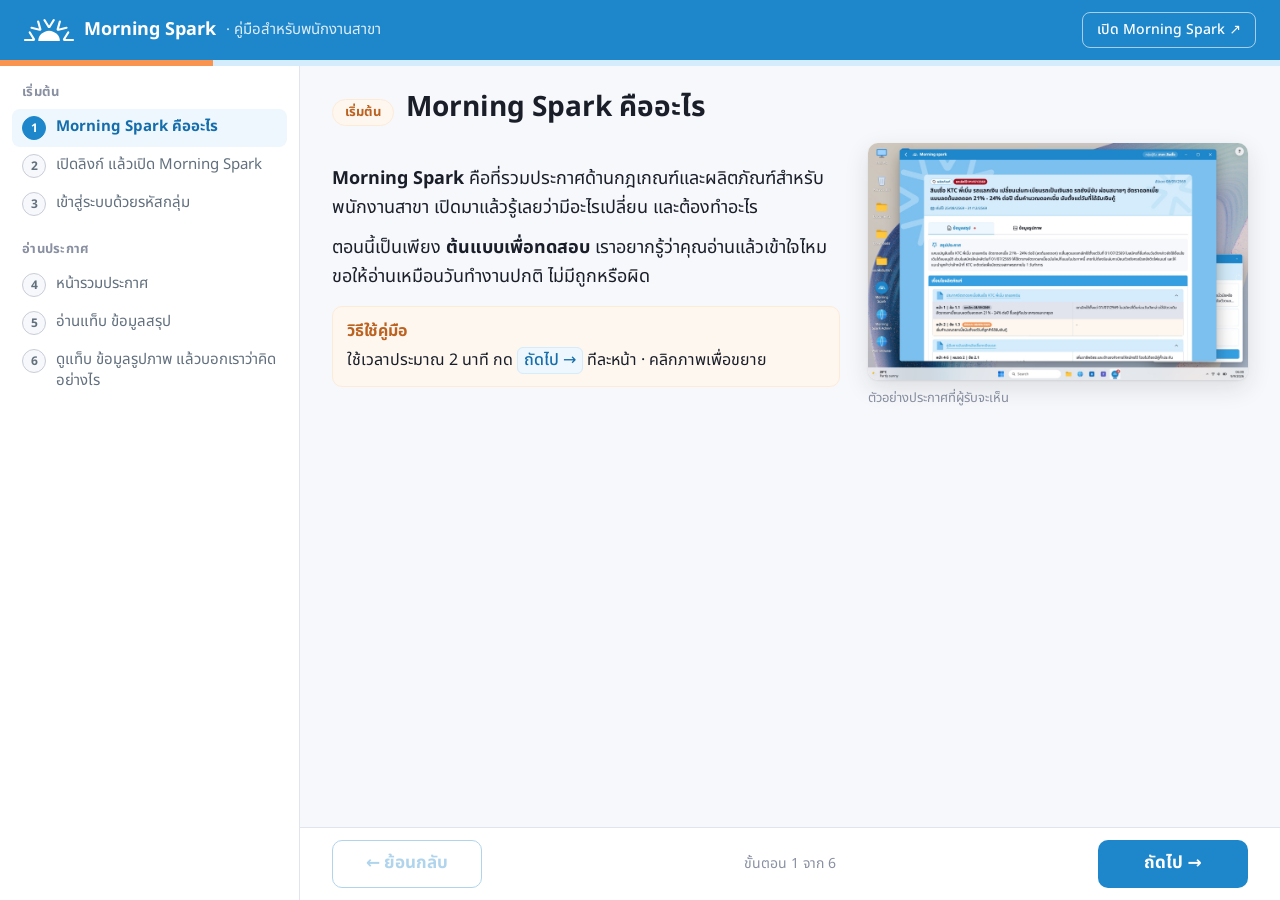
<file: guide-branch.html>
<!doctype html>
<html lang="th">
<head>
<meta charset="utf-8">
<meta name="viewport" content="width=device-width, initial-scale=1">
<title>คู่มือผู้อ่านประกาศ · Morning Spark</title>
<link rel="preconnect" href="https://fonts.googleapis.com">
<link href="https://fonts.googleapis.com/css2?family=Noto+Sans+Thai:wght@400;500;700&display=swap" rel="stylesheet">
<style>
/* Tokens from the Morning Spark Figma file (same as index.html) */
:root{
  --primary-bg-high:#1e87cb; --primary-bg-mid:#359fe1; --primary-bg-low:#d4ecfb; --primary-bg-lowest:#eef7fd;
  --primary-fg-highest:#156dab; --primary-fg-high:#1e87cb;
  --secondary-bg-mid:#f89350; --secondary-bg-lowest:#fef7f0; --secondary-border-low:#fdebd8; --secondary-fg-highest:#bc6220;
  --error-fg-high:#c84341; --error-bg-lowest:#fdf1f1; --ok:#1f9d55;
  --gray-fg-high:#1a1e28; --gray-fg-mid:#62707e; --gray-fg-low:#8990a2;
  --gray-border-light:#c9cdd8; --gray-border-divider:#e1e4ec; --gray-bg-light:#f7f8fb;
  --shadow-4:0 1px 2px rgba(27,29,31,.08),0 8px 24px rgba(27,29,31,.12);
  --font:"Krungthai Fast","Noto Sans Thai",system-ui,sans-serif;
}
*{box-sizing:border-box;margin:0;padding:0}
html,body{height:100%}
body{font-family:var(--font);color:var(--gray-fg-high);background:var(--gray-bg-light);font-size:16px;line-height:1.6;display:flex;flex-direction:column}
button{font:inherit;color:inherit;background:none;border:0;cursor:pointer}
a{color:var(--primary-fg-high)}
b{font-weight:700}

/* Top bar */
.top{background:var(--primary-bg-high);color:#fff;display:flex;align-items:center;gap:16px;padding:12px 24px;flex-shrink:0}
.brand{display:flex;align-items:center;gap:10px;font-weight:700;font-size:18px}
.brand img{height:22px}
.brand small{font-weight:400;opacity:.85;font-size:15px}
.top .grow{flex:1}
.top a.open{color:#fff;text-decoration:none;border:1px solid rgba(255,255,255,.6);border-radius:8px;padding:6px 14px;font-size:14px;font-weight:500}
.top a.open:hover{background:rgba(255,255,255,.14)}
.menu-btn{display:none;color:#fff;font-size:22px;line-height:1}
.prog{height:6px;background:var(--primary-bg-low);flex-shrink:0}
.prog i{display:block;height:100%;background:var(--secondary-bg-mid);transition:width .25s}

.layout{flex:1;display:flex;min-height:0}
/* Step list */
.side{width:300px;flex-shrink:0;background:#fff;border-right:1px solid var(--gray-border-divider);overflow:auto;padding:16px 12px 24px}
.side h4{font-size:13px;color:var(--gray-fg-low);font-weight:700;letter-spacing:.02em;margin:16px 10px 6px}
.side h4:first-child{margin-top:0}
.side button{display:flex;gap:10px;width:100%;text-align:left;padding:7px 10px;border-radius:8px;font-size:15px;line-height:1.4;color:var(--gray-fg-mid)}
.side button:hover{background:var(--primary-bg-lowest)}
.side button .n{flex-shrink:0;width:24px;height:24px;border-radius:50%;display:grid;place-items:center;font-size:12px;font-weight:700;background:var(--gray-bg-light);border:1px solid var(--gray-border-light)}
.side button.done .n{background:var(--primary-bg-low);border-color:var(--primary-bg-low);color:var(--primary-fg-highest)}
.side button.on{background:var(--primary-bg-lowest);color:var(--primary-fg-highest);font-weight:700}
.side button.on .n{background:var(--primary-bg-high);border-color:var(--primary-bg-high);color:#fff}

/* Main */
main{flex:1;display:flex;flex-direction:column;min-width:0}
.stage{flex:1;overflow:auto;padding:24px 32px}
.head{display:flex;align-items:baseline;gap:12px;margin-bottom:16px;flex-wrap:wrap}
.chip{font-size:13px;font-weight:700;color:var(--secondary-fg-highest);background:var(--secondary-bg-lowest);border:1px solid var(--secondary-border-low);border-radius:99px;padding:2px 12px}
.head h1{font-size:28px;line-height:1.3}
.body{display:grid;grid-template-columns:minmax(0,1fr) 380px;gap:28px;align-items:start}
.body.text{grid-template-columns:minmax(0,860px)}

/* Screenshot with callouts */
.shot{position:relative;border-radius:10px;overflow:hidden;box-shadow:var(--shadow-4);background:#fff;cursor:zoom-in}
.shot img{display:block;width:100%;height:auto}
.mk{position:absolute;border:3px solid var(--secondary-bg-mid);border-radius:8px;box-shadow:0 0 0 4px rgba(248,147,80,.25);pointer-events:none;transition:box-shadow .2s,border-color .2s}
.mk span{position:absolute;left:-14px;top:-14px;width:28px;height:28px;border-radius:50%;background:var(--secondary-bg-mid);color:#fff;font-weight:700;font-size:15px;display:grid;place-items:center;box-shadow:0 2px 6px rgba(0,0,0,.25)}
.mk.hot{border-color:var(--primary-bg-high);box-shadow:0 0 0 6px rgba(30,135,203,.35)}
.mk.hot span{background:var(--primary-bg-high)}
.zoomhint{font-size:13px;color:var(--gray-fg-low);margin-top:8px}

/* Instructions */
ol.steps{list-style:none;display:flex;flex-direction:column;gap:10px}
ol.steps li{display:flex;gap:12px;background:#fff;border:1px solid var(--gray-border-divider);border-radius:10px;padding:12px 14px}
ol.steps li .b{flex-shrink:0;width:28px;height:28px;border-radius:50%;background:var(--secondary-bg-mid);color:#fff;font-weight:700;font-size:15px;display:grid;place-items:center}
ol.steps li .b.dot{background:var(--gray-border-light)}
ol.steps li[data-n]:hover{border-color:var(--primary-bg-high)}
.ui{display:inline-block;background:var(--primary-bg-lowest);color:var(--primary-fg-highest);border:1px solid var(--primary-bg-low);border-radius:6px;padding:0 6px;font-weight:500;white-space:nowrap}
.tip{margin-top:14px;background:var(--secondary-bg-lowest);border:1px solid var(--secondary-border-low);border-radius:10px;padding:12px 14px}
.tip b:first-child{color:var(--secondary-fg-highest);display:block;margin-bottom:2px}
.warn{margin-top:14px;background:var(--error-bg-lowest);border:1px solid #f5cfcf;border-radius:10px;padding:12px 14px}
.warn b:first-child{color:var(--error-fg-high);display:block;margin-bottom:2px}

/* Text-only steps */
.card{background:#fff;border:1px solid var(--gray-border-divider);border-radius:12px;padding:20px 24px;margin-bottom:16px}
.card h3{font-size:18px;margin-bottom:8px}
.card ul{padding-left:22px;display:flex;flex-direction:column;gap:6px}
.hero{display:grid;grid-template-columns:minmax(0,1fr) 380px;gap:28px;align-items:center}
.hero p{font-size:18px;margin-bottom:12px}

/* Bottom nav */
.nav{flex-shrink:0;background:#fff;border-top:1px solid var(--gray-border-divider);display:flex;align-items:center;gap:16px;padding:12px 32px}
.nav .grow{flex:1;text-align:center;color:var(--gray-fg-low);font-size:14px}
.btn{height:48px;min-width:150px;border-radius:10px;font-size:17px;font-weight:700;display:inline-flex;align-items:center;justify-content:center;gap:8px;padding:0 22px}
.btn.pri{background:var(--primary-bg-high);color:#fff}
.btn.pri:hover{background:var(--primary-fg-highest)}
.btn.out{border:1px solid var(--primary-bg-high);color:var(--primary-fg-high);background:#fff}
.btn.out:hover{background:var(--primary-bg-lowest)}
.btn:disabled{opacity:.35;cursor:default}
kbd{font:12px/1 var(--font);border:1px solid var(--gray-border-light);border-bottom-width:2px;border-radius:4px;padding:2px 5px;background:#fff}

/* Zoom */
.zoom{position:fixed;inset:0;background:rgba(10,20,40,.88);display:none;place-items:center;z-index:50;padding:24px;cursor:zoom-out}
.zoom.on{display:grid}
.zoom .shot{max-width:min(96vw,calc(92vh*1.6));width:100%;cursor:zoom-out;box-shadow:none}

@media (max-width:1100px){
  .body,.hero{grid-template-columns:1fr}
  .side{position:fixed;top:0;bottom:0;left:0;z-index:40;transform:translateX(-100%);transition:transform .2s;box-shadow:var(--shadow-4)}
  .side.open{transform:none}
  .menu-btn{display:block}
  .stage{padding:16px}
  .nav{padding:10px 16px}
  .btn{min-width:110px}
  .top a.open{display:none}
}
</style>
</head>
<body>
<header class="top">
  <button class="menu-btn" id="menu" aria-label="รายการขั้นตอน">☰</button>
  <div class="brand"><img src="assets/logo-sun-white.svg" alt="">Morning Spark <small>· คู่มือสำหรับพนักงานสาขา</small></div>
  <div class="grow"></div>
  <a class="open" href="index.html?for=branch" target="_blank" rel="noopener">เปิด Morning Spark ↗</a>
</header>
<div class="prog"><i id="prog"></i></div>
<div class="layout">
  <nav class="side" id="side" aria-label="ขั้นตอน"></nav>
  <main>
    <div class="stage" id="stage"></div>
    <div class="nav">
      <button class="btn out" id="prev">← ย้อนกลับ</button>
      <div class="grow" id="count"></div>
      <button class="btn pri" id="next">ถัดไป →</button>
    </div>
  </main>
</div>
<div class="zoom" id="zoom" aria-hidden="true"></div>

<script>
// Each step: chapter, title, screenshot + callouts ([n, x%, y%, w%, h%] of the screenshot), numbered instructions, tip.
// Feed and article screenshots use sample articles; the ?for=branch link shows real articles only.
const G = 'assets/guide/';
const ui = s => `<span class="ui">${s}</span>`;
const STEPS = [
  {ch:'เริ่มต้น', t:'Morning Spark คืออะไร', hero:true, img:'b4-article.jpg', html:`
    <p><b>Morning Spark</b> คือที่รวมประกาศด้านกฎเกณฑ์และผลิตภัณฑ์สำหรับพนักงานสาขา เปิดมาแล้วรู้เลยว่ามีอะไรเปลี่ยน และต้องทำอะไร</p>
    <p>ตอนนี้เป็นเพียง <b>ต้นแบบเพื่อทดสอบ</b> เราอยากรู้ว่าคุณอ่านแล้วเข้าใจไหม ขอให้อ่านเหมือนวันทำงานปกติ ไม่มีถูกหรือผิด</p>
    <div class="tip"><b>วิธีใช้คู่มือ</b>ใช้เวลาประมาณ 2 นาที กด ${ui('ถัดไป →')} ทีละหน้า · คลิกภาพเพื่อขยาย</div>`},
  {ch:'เริ่มต้น', t:'เปิดลิงก์ แล้วเปิด Morning Spark', img:'b1-desktop.jpg',
    marks:[[1,0.6,57.6,6.1,10.7],[2,75,64.9,23.6,27.6],[3,76,1.8,22.9,21.7]],
    items:[[0,`เปิดลิงก์ที่ได้รับ (หรือปุ่ม ${ui('เปิด Morning Spark ↗')} มุมขวาบนของคู่มือนี้) จะเห็นหน้าจอคล้ายคอมพิวเตอร์ ซึ่งเป็นหน้าจอจำลอง`],
           [1,`คลิกไอคอน ${ui('Morning Spark')} ครั้งเดียว`],
           [2,`หรือคลิกปุ่ม ${ui('อ่านประกาศทั้งหมด')} ที่ Widget มุมขวาล่าง`],
           [3,`การ์ด ${ui('เริ่มอ่านประกาศ Morning Spark')} มุมขวาบนสรุปขั้นตอนนี้ไว้ให้ ปิดได้ด้วย ✕`]],
    tip:`<b>ยังเห็น 0 ประกาศใช่ไหม</b>ก่อนเข้าสู่ระบบ Widget จะขึ้น ${ui('ยังไม่มีประกาศสำหรับกลุ่มของคุณ')} เป็นเรื่องปกติ เข้าสู่ระบบแล้วประกาศจะขึ้นมา`},
  {ch:'เริ่มต้น', t:'เข้าสู่ระบบด้วยรหัสกลุ่ม', img:'b2-login.jpg',
    marks:[[1,34.9,36.6,30.3,8.7],[2,34.9,47,30.3,8.7],[3,34.9,57.4,30.3,5.3]],
    items:[[1,`ช่อง <b>รหัสพนักงาน</b> ใส่ <b>รหัสกลุ่มที่ได้รับ</b> เช่น loan01`],
           [2,`ช่อง <b>รหัสผ่าน</b> ใส่รหัสผ่านที่ได้รับจากผู้ดูแลการทดสอบ`],
           [3,`กด ${ui('เข้าสู่ระบบ')}`]],
    warn:`<b>อย่าใช้รหัสจริงของคุณ</b>ไม่ต้องใส่รหัสพนักงานหรือรหัสผ่านจริงของธนาคาร ใช้เฉพาะรหัสทดสอบที่ได้รับเท่านั้น และถ้าเข้าไม่ได้ให้ถามผู้ดูแลการทดสอบ`},
  {ch:'อ่านประกาศ', t:'หน้ารวมประกาศ', img:'b3-feed.jpg',
    marks:[[1,20.7,14.2,58.6,22.9],[2,72,3.5,10,3],[3,20.7,46.4,58.6,22]],
    items:[[1,`ค้นหาจากชื่อหรือข้อมูลในประกาศ และกรองตามประเภท การอ่าน หรือสถานะได้`],
           [2,`มุมขวาบนบอก ${ui('กลุ่มผู้รับ')} ที่คุณใช้อยู่ คุณจะเห็นเฉพาะประกาศที่ส่งถึงกลุ่มนี้`],
           [3,`คลิกการ์ดเพื่อเปิดอ่าน เริ่มจาก ${ui('ประกาศสำคัญ')} ด้านบนได้เลย เลื่อนลงเพื่อดูประกาศอื่น`]],
    tip:`<b>ภาพเป็นข้อมูลตัวอย่าง</b>ของจริงจะเป็นประกาศที่ทีมผู้เขียนส่งถึงกลุ่มของคุณ ถ้ายังไม่มีการ์ด แปลว่ายังไม่มีประกาศสำหรับกลุ่มนี้`},
  {ch:'อ่านประกาศ', t:'อ่านแท็บ ข้อมูลสรุป', img:'b4-article.jpg',
    marks:[[1,15.8,33.3,68.3,5.3],[2,15.8,40.4,68.3,13.6]],
    items:[[1,`ประกาศมี 2 แท็บ คือ ${ui('ข้อมูลสรุป')} และ ${ui('ข้อมูลรูปภาพ')} จุดสีแดงบนแท็บแปลว่ามีการเปลี่ยนแปลงที่ยังไม่ได้ดู`],
           [2,`เริ่มจาก ${ui('สรุปประกาศ')} แล้วเลื่อนลงดูเอกสาร รายละเอียด และ ${ui('สอบถามข้อมูลเพิ่มเติม')} ด้านล่าง`],
           [0,`คลิกชื่อเอกสารเพื่อเปิดเอกสาร · ป้าย ${ui('อัปเดต')} และ ${ui('ยกเลิกใช้')} บอกว่าส่วนนั้นเปลี่ยนเมื่อไร`]]},
  {ch:'อ่านประกาศ', t:'ดูแท็บ ข้อมูลรูปภาพ แล้วบอกเราว่าคิดอย่างไร', img:'b5-images.jpg',
    marks:[[1,15.8,33.3,68.3,5.3]],
    items:[[1,`คลิก ${ui('ข้อมูลรูปภาพ')} เพื่อดู Infographic ของประกาศ บางประกาศอาจไม่มีรูป`],
           [0,`กดลูกศร ← มุมซ้ายบนเพื่อกลับไปหน้ารวมประกาศ แล้วลองอ่านเรื่องอื่นต่อ`],
           [0,`ปิดหน้าต่างด้วย ✕ แล้วเปิดใหม่ จะต้องเข้าสู่ระบบอีกครั้ง`]],
    // Win fills this in before sending the link to branch staff
    tip:`<b>บอกเราว่าคิดอย่างไร</b>[วินเติมวิธีส่งความคิดเห็นตรงนี้]`},
];

const $ = s => document.querySelector(s);
let cur = 0;

function renderSide(){
  let ch = '', h = '';
  STEPS.forEach((s,i) => {
    if (s.ch !== ch){ ch = s.ch; h += `<h4>${ch}</h4>`; }
    h += `<button data-go="${i}" class="${i===cur?'on':i<cur?'done':''}"${i===cur?' aria-current="step"':''}><span class="n">${i+1}</span><span>${s.t}</span></button>`;
  });
  $('#side').innerHTML = h;
  $('#side .on')?.scrollIntoView({block:'nearest'});
}
const shotHtml = s => `<div class="shot" data-zoom><img src="${G}${s.img}" alt="ภาพหน้าจอ: ${s.t}">${(s.marks||[]).map(([n,x,y,w,h]) =>
  `<div class="mk" data-mk="${n}" style="left:${x}%;top:${y}%;width:${w}%;height:${h}%"><span>${n}</span></div>`).join('')}</div>`;
function renderStage(){
  const s = STEPS[cur];
  let body;
  if (s.hero) body = `<div class="hero"><div>${s.html}</div><div>${shotHtml(s)}<div class="zoomhint">ตัวอย่างประกาศที่ผู้รับจะเห็น</div></div></div>`;
  else if (!s.img) body = `<div class="body text"><div>${s.html}</div></div>`;
  else body = `<div class="body"><div>${shotHtml(s)}<div class="zoomhint">คลิกภาพเพื่อขยาย</div></div><div>
    <ol class="steps">${s.items.map(([n,t]) => `<li${n?` data-n="${n}"`:''}><span class="b${n?'':' dot'}">${n||'•'}</span><span>${t}</span></li>`).join('')}</ol>
    ${s.tip?`<div class="tip">${s.tip}</div>`:''}${s.warn?`<div class="warn">${s.warn}</div>`:''}</div></div>`;
  $('#stage').innerHTML = `<div class="head"><span class="chip">${s.ch}</span><h1>${s.t}</h1></div>${body}`;
  $('#stage').scrollTop = 0;
  // Preload the next screenshot so clicking ถัดไป feels instant
  const nx = STEPS[cur+1]; if (nx?.img) new Image().src = G + nx.img;
}
function go(i){
  cur = Math.max(0, Math.min(STEPS.length-1, i));
  history.replaceState(null, '', '#' + (cur+1));
  renderSide(); renderStage();
  $('#prog').style.width = ((cur+1)/STEPS.length*100) + '%';
  $('#count').textContent = `ขั้นตอน ${cur+1} จาก ${STEPS.length}`;
  $('#prev').disabled = cur===0;
  $('#next').textContent = cur===STEPS.length-1 ? 'เปิด Morning Spark ↗' : 'ถัดไป →';
  $('#side').classList.remove('open');
}

$('#prev').onclick = () => go(cur-1);
$('#next').onclick = () => cur===STEPS.length-1 ? window.open('index.html?for=branch','_blank') : go(cur+1);
$('#menu').onclick = () => $('#side').classList.toggle('open');
$('#side').addEventListener('click', e => { const b = e.target.closest('[data-go]'); if (b) go(+b.dataset.go); });
document.addEventListener('keydown', e => {
  if ($('#zoom').classList.contains('on')){ if (e.key==='Escape') closeZoom(); return; }
  if (e.target.matches?.('input')) return;
  if (e.key==='ArrowRight' || e.key==='PageDown'){ e.preventDefault(); go(cur+1); }
  if (e.key==='ArrowLeft' || e.key==='PageUp'){ e.preventDefault(); go(cur-1); }
  if (e.key==='Home') go(0);
  if (e.key==='End') go(STEPS.length-1);
});
// Hovering an instruction highlights its callout on the screenshot
$('#stage').addEventListener('mouseover', e => {
  const li = e.target.closest('li[data-n]');
  document.querySelectorAll('#stage .mk').forEach(m => m.classList.toggle('hot', !!li && m.dataset.mk===li.dataset.n));
});
// Click a screenshot to see it large
const closeZoom = () => { $('#zoom').classList.remove('on'); $('#zoom').innerHTML = ''; };
$('#stage').addEventListener('click', e => { const s = e.target.closest('[data-zoom]'); if (!s) return;
  $('#zoom').innerHTML = s.outerHTML; $('#zoom').classList.add('on'); });
$('#zoom').onclick = closeZoom;

go((parseInt(location.hash.slice(1)) || 1) - 1);
</script>
</body>
</html>
</file>
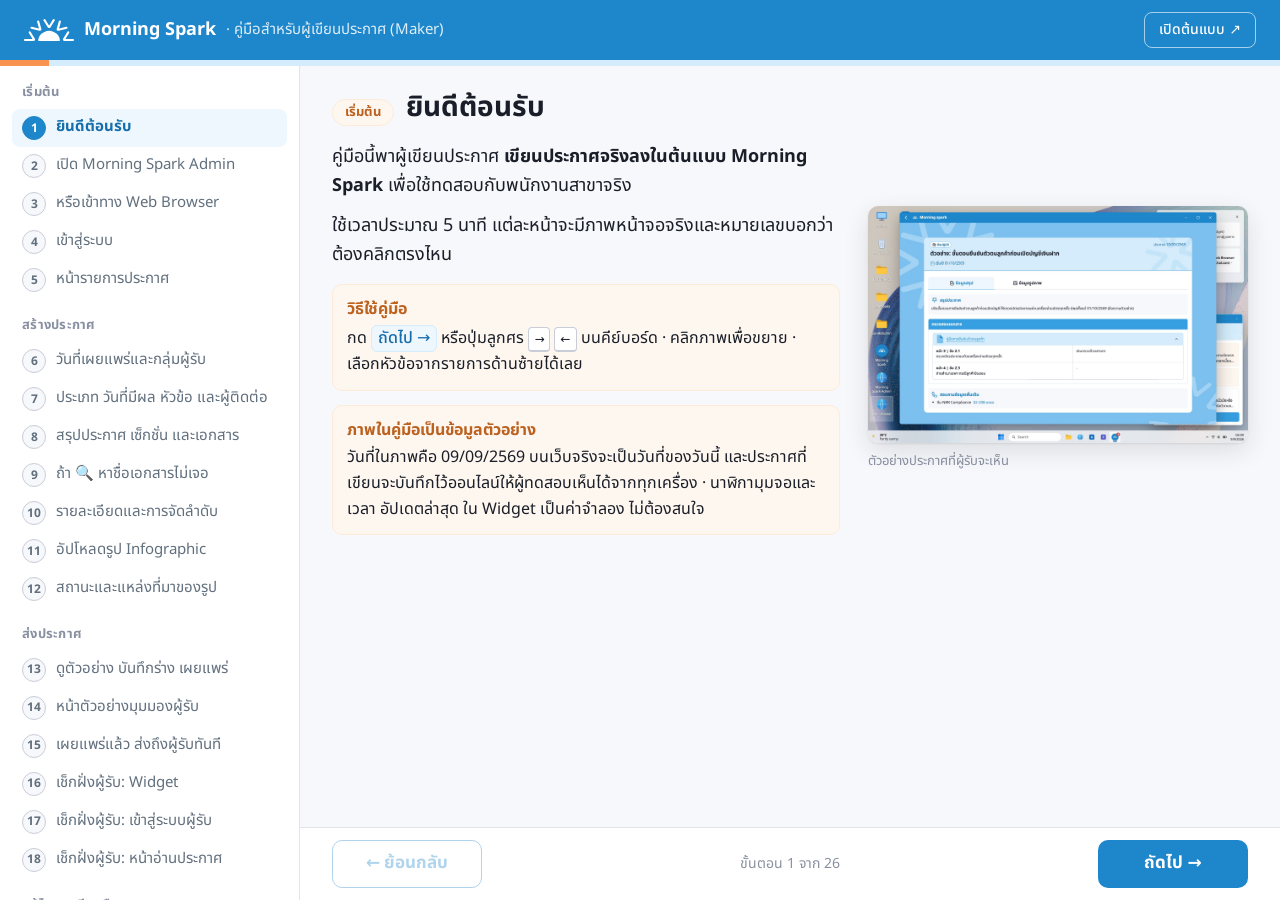
<file: guide.html>
<!doctype html>
<html lang="th">
<head>
<meta charset="utf-8">
<meta name="viewport" content="width=device-width, initial-scale=1">
<title>คู่มือผู้เขียนประกาศ · Morning Spark</title>
<link rel="preconnect" href="https://fonts.googleapis.com">
<link href="https://fonts.googleapis.com/css2?family=Noto+Sans+Thai:wght@400;500;700&display=swap" rel="stylesheet">
<style>
/* Tokens from the Morning Spark Figma file (same as index.html) */
:root{
  --primary-bg-high:#1e87cb; --primary-bg-mid:#359fe1; --primary-bg-low:#d4ecfb; --primary-bg-lowest:#eef7fd;
  --primary-fg-highest:#156dab; --primary-fg-high:#1e87cb;
  --secondary-bg-mid:#f89350; --secondary-bg-lowest:#fef7f0; --secondary-border-low:#fdebd8; --secondary-fg-highest:#bc6220;
  --error-fg-high:#c84341; --error-bg-lowest:#fdf1f1; --ok:#1f9d55;
  --gray-fg-high:#1a1e28; --gray-fg-mid:#62707e; --gray-fg-low:#8990a2;
  --gray-border-light:#c9cdd8; --gray-border-divider:#e1e4ec; --gray-bg-light:#f7f8fb;
  --shadow-4:0 1px 2px rgba(27,29,31,.08),0 8px 24px rgba(27,29,31,.12);
  --font:"Krungthai Fast","Noto Sans Thai",system-ui,sans-serif;
}
*{box-sizing:border-box;margin:0;padding:0}
html,body{height:100%}
body{font-family:var(--font);color:var(--gray-fg-high);background:var(--gray-bg-light);font-size:16px;line-height:1.6;display:flex;flex-direction:column}
button{font:inherit;color:inherit;background:none;border:0;cursor:pointer}
a{color:var(--primary-fg-high)}
b{font-weight:700}

/* Top bar */
.top{background:var(--primary-bg-high);color:#fff;display:flex;align-items:center;gap:16px;padding:12px 24px;flex-shrink:0}
.brand{display:flex;align-items:center;gap:10px;font-weight:700;font-size:18px}
.brand img{height:22px}
.brand small{font-weight:400;opacity:.85;font-size:15px}
.top .grow{flex:1}
.top a.open{color:#fff;text-decoration:none;border:1px solid rgba(255,255,255,.6);border-radius:8px;padding:6px 14px;font-size:14px;font-weight:500}
.top a.open:hover{background:rgba(255,255,255,.14)}
.menu-btn{display:none;color:#fff;font-size:22px;line-height:1}
.prog{height:6px;background:var(--primary-bg-low);flex-shrink:0}
.prog i{display:block;height:100%;background:var(--secondary-bg-mid);transition:width .25s}

.layout{flex:1;display:flex;min-height:0}
/* Step list */
.side{width:300px;flex-shrink:0;background:#fff;border-right:1px solid var(--gray-border-divider);overflow:auto;padding:16px 12px 24px}
.side h4{font-size:13px;color:var(--gray-fg-low);font-weight:700;letter-spacing:.02em;margin:16px 10px 6px}
.side h4:first-child{margin-top:0}
.side button{display:flex;gap:10px;width:100%;text-align:left;padding:7px 10px;border-radius:8px;font-size:15px;line-height:1.4;color:var(--gray-fg-mid)}
.side button:hover{background:var(--primary-bg-lowest)}
.side button .n{flex-shrink:0;width:24px;height:24px;border-radius:50%;display:grid;place-items:center;font-size:12px;font-weight:700;background:var(--gray-bg-light);border:1px solid var(--gray-border-light)}
.side button.done .n{background:var(--primary-bg-low);border-color:var(--primary-bg-low);color:var(--primary-fg-highest)}
.side button.on{background:var(--primary-bg-lowest);color:var(--primary-fg-highest);font-weight:700}
.side button.on .n{background:var(--primary-bg-high);border-color:var(--primary-bg-high);color:#fff}

/* Main */
main{flex:1;display:flex;flex-direction:column;min-width:0}
.stage{flex:1;overflow:auto;padding:24px 32px}
.head{display:flex;align-items:baseline;gap:12px;margin-bottom:16px;flex-wrap:wrap}
.chip{font-size:13px;font-weight:700;color:var(--secondary-fg-highest);background:var(--secondary-bg-lowest);border:1px solid var(--secondary-border-low);border-radius:99px;padding:2px 12px}
.head h1{font-size:28px;line-height:1.3}
.body{display:grid;grid-template-columns:minmax(0,1fr) 380px;gap:28px;align-items:start}
.body.text{grid-template-columns:minmax(0,860px)}

/* Screenshot with callouts */
.shot{position:relative;border-radius:10px;overflow:hidden;box-shadow:var(--shadow-4);background:#fff;cursor:zoom-in}
.shot img{display:block;width:100%;height:auto}
.mk{position:absolute;border:3px solid var(--secondary-bg-mid);border-radius:8px;box-shadow:0 0 0 4px rgba(248,147,80,.25);pointer-events:none;transition:box-shadow .2s,border-color .2s}
.mk span{position:absolute;left:-14px;top:-14px;width:28px;height:28px;border-radius:50%;background:var(--secondary-bg-mid);color:#fff;font-weight:700;font-size:15px;display:grid;place-items:center;box-shadow:0 2px 6px rgba(0,0,0,.25)}
.mk.hot{border-color:var(--primary-bg-high);box-shadow:0 0 0 6px rgba(30,135,203,.35)}
.mk.hot span{background:var(--primary-bg-high)}
.zoomhint{font-size:13px;color:var(--gray-fg-low);margin-top:8px}

/* Instructions */
ol.steps{list-style:none;display:flex;flex-direction:column;gap:10px}
ol.steps li{display:flex;gap:12px;background:#fff;border:1px solid var(--gray-border-divider);border-radius:10px;padding:12px 14px}
ol.steps li .b{flex-shrink:0;width:28px;height:28px;border-radius:50%;background:var(--secondary-bg-mid);color:#fff;font-weight:700;font-size:15px;display:grid;place-items:center}
ol.steps li .b.dot{background:var(--gray-border-light)}
ol.steps li[data-n]:hover{border-color:var(--primary-bg-high)}
.ui{display:inline-block;background:var(--primary-bg-lowest);color:var(--primary-fg-highest);border:1px solid var(--primary-bg-low);border-radius:6px;padding:0 6px;font-weight:500;white-space:nowrap}
.tip{margin-top:14px;background:var(--secondary-bg-lowest);border:1px solid var(--secondary-border-low);border-radius:10px;padding:12px 14px}
.tip b:first-child{color:var(--secondary-fg-highest);display:block;margin-bottom:2px}
.warn{margin-top:14px;background:var(--error-bg-lowest);border:1px solid #f5cfcf;border-radius:10px;padding:12px 14px}
.warn b:first-child{color:var(--error-fg-high);display:block;margin-bottom:2px}

/* Text-only steps */
.card{background:#fff;border:1px solid var(--gray-border-divider);border-radius:12px;padding:20px 24px;margin-bottom:16px}
.card h3{font-size:18px;margin-bottom:8px}
.card ul{padding-left:22px;display:flex;flex-direction:column;gap:6px}
.card.no{border-color:#f5cfcf;background:var(--error-bg-lowest)}
.card.no h3{color:var(--error-fg-high)}
.two{display:grid;grid-template-columns:1fr 1fr;gap:16px}
.ex{display:flex;flex-direction:column;gap:8px}
.ex div{border-radius:8px;padding:10px 12px;font-size:15px}
.ex .bad{background:var(--error-bg-lowest);border:1px solid #f5cfcf}
.ex .good{background:#effaf3;border:1px solid #c6ebd4}
.ex small{display:block;font-weight:700;font-size:12px}
.ex .bad small{color:var(--error-fg-high)}
.ex .good small{color:var(--ok)}
.check label{display:flex;gap:12px;align-items:flex-start;padding:10px 12px;border-radius:8px;cursor:pointer}
.check label:hover{background:var(--primary-bg-lowest)}
.check input{width:20px;height:20px;margin-top:3px;accent-color:var(--primary-bg-high);flex-shrink:0}
.check label.ok span{color:var(--gray-fg-low);text-decoration:line-through}
.ready{margin-top:12px;font-weight:700;color:var(--ok);display:none}
.ready.show{display:block}
.hero{display:grid;grid-template-columns:minmax(0,1fr) 380px;gap:28px;align-items:center}
.hero p{font-size:18px;margin-bottom:12px}

/* Bottom nav */
.nav{flex-shrink:0;background:#fff;border-top:1px solid var(--gray-border-divider);display:flex;align-items:center;gap:16px;padding:12px 32px}
.nav .grow{flex:1;text-align:center;color:var(--gray-fg-low);font-size:14px}
.btn{height:48px;min-width:150px;border-radius:10px;font-size:17px;font-weight:700;display:inline-flex;align-items:center;justify-content:center;gap:8px;padding:0 22px}
.btn.pri{background:var(--primary-bg-high);color:#fff}
.btn.pri:hover{background:var(--primary-fg-highest)}
.btn.out{border:1px solid var(--primary-bg-high);color:var(--primary-fg-high);background:#fff}
.btn.out:hover{background:var(--primary-bg-lowest)}
.btn:disabled{opacity:.35;cursor:default}
kbd{font:12px/1 var(--font);border:1px solid var(--gray-border-light);border-bottom-width:2px;border-radius:4px;padding:2px 5px;background:#fff}

/* Zoom */
.zoom{position:fixed;inset:0;background:rgba(10,20,40,.88);display:none;place-items:center;z-index:50;padding:24px;cursor:zoom-out}
.zoom.on{display:grid}
.zoom .shot{max-width:min(96vw,calc(92vh*1.6));width:100%;cursor:zoom-out;box-shadow:none}

@media (max-width:1100px){
  .body,.hero{grid-template-columns:1fr}
  .side{position:fixed;top:0;bottom:0;left:0;z-index:40;transform:translateX(-100%);transition:transform .2s;box-shadow:var(--shadow-4)}
  .side.open{transform:none}
  .menu-btn{display:block}
  .two{grid-template-columns:1fr}
  .stage{padding:16px}
  .nav{padding:10px 16px}
  .btn{min-width:110px}
  .top a.open{display:none}
}
</style>
</head>
<body>
<header class="top">
  <button class="menu-btn" id="menu" aria-label="รายการขั้นตอน">☰</button>
  <div class="brand"><img src="assets/logo-sun-white.svg" alt="">Morning Spark <small>· คู่มือสำหรับผู้เขียนประกาศ (Maker)</small></div>
  <div class="grow"></div>
  <a class="open" href="index.html?for=maker" target="_blank" rel="noopener">เปิดต้นแบบ ↗</a>
</header>
<div class="prog"><i id="prog"></i></div>
<div class="layout">
  <nav class="side" id="side" aria-label="ขั้นตอน"></nav>
  <main>
    <div class="stage" id="stage"></div>
    <div class="nav">
      <button class="btn out" id="prev">← ย้อนกลับ</button>
      <div class="grow" id="count"></div>
      <button class="btn pri" id="next">ถัดไป →</button>
    </div>
  </main>
</div>
<div class="zoom" id="zoom" aria-hidden="true"></div>

<script>
// Each step: chapter, title, screenshot + callouts ([n, x%, y%, w%, h%] of the screenshot), numbered instructions, tip.
// Screenshots come from the prototype in sample mode (fixed date 09/09/2569); the live site shows today's date.
const G = 'assets/guide/';
const ui = s => `<span class="ui">${s}</span>`;
const STEPS = [
  {ch:'เริ่มต้น', t:'ยินดีต้อนรับ', hero:true, img:'12b-receiver.jpg', html:`
    <p>คู่มือนี้พาผู้เขียนประกาศ <b>เขียนประกาศจริงลงในต้นแบบ Morning Spark</b> เพื่อใช้ทดสอบกับพนักงานสาขาจริง</p>
    <p>ใช้เวลาประมาณ 5 นาที แต่ละหน้าจะมีภาพหน้าจอจริงและหมายเลขบอกว่าต้องคลิกตรงไหน</p>
    <div class="tip"><b>วิธีใช้คู่มือ</b>กด ${ui('ถัดไป →')} หรือปุ่มลูกศร <kbd>→</kbd> <kbd>←</kbd> บนคีย์บอร์ด · คลิกภาพเพื่อขยาย · เลือกหัวข้อจากรายการด้านซ้ายได้เลย</div>
    <div class="tip"><b>ภาพในคู่มือเป็นข้อมูลตัวอย่าง</b>วันที่ในภาพคือ 09/09/2569 บนเว็บจริงจะเป็นวันที่ของวันนี้ และประกาศที่เขียนจะบันทึกไว้ออนไลน์ให้ผู้ทดสอบเห็นได้จากทุกเครื่อง · นาฬิกามุมจอและเวลา อัปเดตล่าสุด ใน Widget เป็นค่าจำลอง ไม่ต้องสนใจ</div>`},
  {ch:'เริ่มต้น', t:'เปิด Morning Spark Admin', img:'01-desktop.jpg',
    marks:[[1,0.6,68.9,6.1,10.7],[2,0.6,80.2,6.1,10.7],[3,76.9,6.8,21.1,10.3]],
    items:[[1,`คลิกไอคอน ${ui('Morning Spark Admin')} บนเดสก์ท็อป (คลิกครั้งเดียวก็เปิดได้) จะเข้าหน้าเข้าสู่ระบบทันที`],
           [2,`หรือเปิด ${ui('Web Browser')} แล้วพิมพ์ชื่อเว็บเอง (ดูขั้นตอนถัดไป)`],
           [3,`การ์ด ${ui('เริ่มเขียนประกาศ Morning Spark')} มุมขวาบนบอกวิธีเข้าทั้งฝั่งผู้เขียนและฝั่งดูประกาศ ชี้เมาส์ที่ ${ui('ผู้เขียนประกาศ (Maker)')} ไอคอนที่ต้องคลิกจะเรืองแสง`],
           [0,`เปิดต้นแบบได้ที่ลิงก์เดียวกับที่วินส่งให้ (ปุ่ม ${ui('เปิดต้นแบบ ↗')} มุมขวาบนของคู่มือนี้)`]],
    tip:`<b>เคล็ดลับ</b>ปิดการ์ดได้ด้วย ✕ แล้วเปิดใหม่ที่ปุ่ม ${ui('?')} มุมขวาบน · หน้าต่างแอดมินลากย้าย ย่อ ขยายได้เหมือน Windows จริง กดปุ่มขยาย (□) เพื่อให้มีพื้นที่เขียนเต็มจอ · ถ้ายังไม่มีประกาศจริงในระบบ Widget จะแสดงประกาศตัวอย่างไปก่อน`},
  {ch:'เริ่มต้น', t:'หรือเข้าทาง Web Browser', img:'01b-browser.jpg',
    marks:[[1,6.6,3.1,86.8,7.3],[2,6.7,11.4,86.7,4]],
    items:[[0,`Web Browser จะเปิดที่หน้าแรกแบบ Google`],
           [1,`พิมพ์ <b>morning spark</b> ในช่องที่อยู่ด้านบน`],
           [2,`คลิกรายการ ${ui('Morning Spark Admin')} ที่ขึ้นมาเป็นอันดับแรก (หรือกด <kbd>Enter</kbd>)`]],
    tip:`<b>เคล็ดลับ</b>วิธีนี้เหมือนตอนใช้งานจริงที่เปิดเว็บจากเบราว์เซอร์ ผลลัพธ์เหมือนกับคลิกไอคอน Morning Spark Admin`},
  {ch:'เริ่มต้น', t:'เข้าสู่ระบบ', img:'02-login.jpg',
    marks:[[1,37.8,32.1,24.4,8.2],[2,37.8,42.1,24.4,8.2],[3,37.8,52.1,24.4,5.3],[4,37.8,61,24.4,5.3],[5,42.2,70.1,15.5,2.2]],
    items:[[1,`กรอกอีเมล Krungthai ของตัวเอง หรือพิมพ์แค่ส่วนหน้า @ ก็ได้`],
           [2,`กรอกรหัสผ่าน <b>(ขอจากวิน)</b>`],
           [3,`กด ${ui('เข้าสู่ระบบ')}`],
           [4,`กล่อง ${ui('ทดสอบ: …')} เตือนวิธีเข้าระบบไว้ให้ ถ้าลืม`],
           [5,`ลิงก์ ${ui('ดูคู่มือการใช้งานสำหรับผู้เขียนประกาศ ↗')} เปิดคู่มือนี้ได้ทุกเมื่อ (มีในเมนูซ้ายหลังเข้าระบบด้วย)`]],
    warn:`<b>อย่าแชร์รหัสผ่าน</b>คู่มือนี้และเว็บต้นแบบเปิดดูได้ด้วยลิงก์ จึงไม่ใส่รหัสผ่านไว้ที่ไหนเลย ถ้าลืมให้ทักวินได้เลย`},
  {ch:'เริ่มต้น', t:'หน้ารายการประกาศ', img:'03-list.jpg',
    marks:[[1,88.6,11.7,9.4,4.4],[2,5.9,20.3,13.9,5.1],[3,91.1,39.1,2.1,3.3]],
    items:[[1,`กด ${ui('+ สร้างประกาศ')} เพื่อเริ่มเขียนประกาศใหม่`],
           [2,`แท็บ ${ui('ประกาศ')} ${ui('เอกสาร')} ${ui('ข้อมูลรูปภาพ')} รวมทุกประกาศ เอกสาร และรูปที่เคยใส่ไว้`],
           [3,`ไอคอนดินสอ = แก้ไข · ประกาศที่ยังเป็น ${ui('ฉบับร่าง')} กลับมาเขียนต่อได้`]],
    tip:`<b>เคล็ดลับ</b>ถ้าเพิ่งเริ่มใช้ อาจเห็นประกาศของอีกคนในรายการด้วย เพราะทุกคนใช้ข้อมูลชุดเดียวกัน แก้ของใครควรบอกกันก่อนนะ`},

  {ch:'สร้างประกาศ', t:'วันที่เผยแพร่และกลุ่มผู้รับ', img:'04-groups.jpg',
    marks:[[1,8.0,47.3,87.9,4.7],[2,8.0,52.4,87.9,26.7]],
    items:[[0,`<b>วันที่เผยแพร่</b> ปล่อยไว้ตามเดิมได้เลย หน้าจอยังมีตัวเลือก ${ui('เผยแพร่วันถัดไป')} (ข้อความบอกเวลา 06:00 น.) และ ${ui('กำหนดวันที่เผยแพร่')} แต่ในการทดสอบนี้ไม่ว่าเลือกแบบไหน ประกาศจะส่งถึงผู้รับ<b>ทันที</b>ที่กดเผยแพร่ และลงวันที่ของวันนี้`],
           [1,`คลิกช่อง <b>กลุ่มผู้รับ</b> เพื่อเปิดรายการ (กลุ่มทำกับงานกฎเกณฑ์ ถูกใส่ไว้ให้เสมอ)`],
           [2,`ติ๊กกลุ่มสาขาที่ต้องได้รับประกาศนี้ กด ✕ บนชิปเพื่อเอาออก`]],
    tip:`<b>เคล็ดลับ</b>เลือกกลุ่มให้ตรงกับที่จะส่งจริง ตอนทดสอบเราจะดูว่าพนักงานแต่ละกลุ่มเห็นประกาศที่เกี่ยวกับตัวเองหรือไม่`},
  {ch:'สร้างประกาศ', t:'ประเภท วันที่มีผล หัวข้อ และผู้ติดต่อ', img:'05-form-top.jpg',
    marks:[[3,7.0,55.1,89.9,7.3],[4,7.0,66.9,89.9,4.4],[5,7.0,82.3,89.9,4.4]],
    items:[[3,`<b>ประเภทประกาศ</b> ${ui('ข้อปฏิบัติ')} หรือ ${ui('ผลิตภัณฑ์')} · <b>เริ่มใช้</b> วันที่มีผล · <b>วันที่สิ้นสุด</b> ใส่เมื่อมีวันหมดอายุ`],
           [4,`<b>หัวข้อประกาศ</b> ไม่เกิน 250 ตัวอักษร ตัวนับอยู่ทางขวาของช่อง`],
           [5,`<b>ทีม/ หน่วยงาน</b> และ <b>ข้อมูลการติดต่อ</b> (เบอร์โทรหรืออีเมล) · กด ${ui('+ เพิ่มข้อมูลติดต่อ')} ได้หลายรายการ`]],
    tip:`<b>เคล็ดลับ</b>ช่องที่มี <span style="color:var(--error-fg-high)">*</span> ต้องกรอก ถ้าขาดอะไร ระบบจะขึ้นตัวแดงใต้ช่องตอนกดเผยแพร่`},
  {ch:'สร้างประกาศ', t:'สรุปประกาศ เซ็กชั่น และเอกสาร', img:'06-summary-docs.jpg',
    marks:[[1,7.0,27.1,89.9,12.2],[2,7.1,41.7,89.7,5.8],[3,31.7,53.2,32.3,4.4],[4,61.5,53.7,2.2,3.6],[5,64.7,53.2,24.9,4.4]],
    items:[[1,`<b>สรุปประกาศ</b> ไม่เกิน 500 ตัวอักษร ผู้รับเห็นเป็นอย่างแรก เขียนให้รู้เลยว่าเปลี่ยนอะไร ต้องทำอะไร`],
           [2,`<b>หัวข้อเซ็กชั่น</b> จัดกลุ่มเอกสาร เช่น ตรวจสอบข้อมูล, ยืนยันตัวตน`],
           [3,`เลือก <b>สถานะเอกสาร</b> <b>ประเภทเอกสาร</b> แล้ววางลิงก์จาก Intranet ในช่อง ${ui('Intranet URL')}`],
           [4,`กดแว่นขยาย 🔍 เพื่อดึงชื่อเอกสารจากชื่อไฟล์ในลิงก์`],
           [5,`หรือพิมพ์ <b>ชื่อเอกสาร</b> เองได้เลย`]],
    tip:`<b>เคล็ดลับ</b>ใช้ลิงก์ Intranet จริงของเอกสาร ผู้ทดสอบจะลองคลิกเปิดเอกสารด้วย`},
  {ch:'สร้างประกาศ', t:'ถ้า 🔍 หาชื่อเอกสารไม่เจอ', img:'06b-name-modal.jpg',
    marks:[[1,37.4,49.7,25.3,4.4]],
    items:[[0,`ถ้าลิงก์ไม่ได้ลงท้ายด้วยชื่อไฟล์ (เช่น .pdf) จะขึ้นกล่อง ${ui('ไม่พบชื่อเอกสารในระบบนี้')}`],
           [1,`พิมพ์ชื่อเอกสารแล้วกด ${ui('ยืนยัน')}`]],
    tip:`<b>เคล็ดลับ</b>ตั้งชื่อเอกสารให้ตรงกับที่สาขาเรียกกันจริง เช่น ระเบียบ… คู่มือ… นว.…`},
  {ch:'สร้างประกาศ', t:'รายละเอียดและการจัดลำดับ', img:'07-rows.jpg',
    marks:[[1,24.7,45.8,12.5,4],[2,8.8,59.4,9.2,3.6],[3,8.8,66.3,8.8,4],[4,7.0,74.4,10.6,4.4],[5,8.8,39.4,1.4,4.4]],
    items:[[1,`แต่ละแถวรายละเอียดมี: สถานะ · <b>อ้างอิง</b> (เช่น หน้า 12 | หมวด 1 | ข้อ 1.3) · <b>รายละเอียด / สาระสำคัญ</b> · <b>สิ่งที่เปลี่ยนแปลง</b> (ถ้ามี)`],
           [2,`${ui('+ เพิ่มรายละเอียด')} เพิ่มแถวในเอกสารเดียวกัน`],
           [3,`${ui('เพิ่มเอกสาร')} เพิ่มเอกสารอีกฉบับในเซ็กชั่นนี้`],
           [4,`${ui('เพิ่มหัวข้อเซ็กชั่น')} เพิ่มเซ็กชั่นใหม่`],
           [5,`<b>ลากที่จุด ⠿</b> เพื่อสลับลำดับเซ็กชั่น เอกสาร หรือแถวรายละเอียด`]],
    tip:`<b>เคล็ดลับ</b>หนึ่งแถว = หนึ่งประเด็น เขียนสั้น ๆ แบบที่ใช้ในประกาศจริง ไม่ต้องคัดลอกทั้งย่อหน้าจากระเบียบ`},
  {ch:'สร้างประกาศ', t:'อัปโหลดรูป Infographic', img:'08a-images-empty.jpg',
    marks:[[1,7.0,26.4,89.9,25.1]],
    items:[[0,`เปลี่ยนไปแท็บ ${ui('ข้อมูลรูปภาพ')}`],
           [1,`ลากไฟล์มาวาง หรือกด ${ui('อัปโหลดไฟล์')} · jpg หรือ png ไม่เกิน 10 MB สูงสุด 30 ไฟล์ ชื่อไฟล์ไม่เกิน 80 ตัวอักษร`]],
    tip:`<b>เคล็ดลับ</b>ปุ่ม ${ui('หรือใช้รูปตัวอย่าง')} มีไว้สำหรับลองเล่นเท่านั้น ตอนทดสอบจริงให้ใช้ Infographic จริง เช่น CLMG POST หรือ NRR พารู้`},
  {ch:'สร้างประกาศ', t:'สถานะและแหล่งที่มาของรูป', img:'08-images.jpg',
    marks:[[1,12.6,57.8,9.7,3.8],[2,23.3,57.9,11.7,3.6]],
    items:[[1,`<b>สถานะรูปภาพ</b> ${ui('คงเดิม (Default)')} ${ui('อัปเดต')} หรือ ${ui('ยกเลิก')}`],
           [2,`<b>แหล่งที่มา</b> ระบบเดาให้จากชื่อไฟล์ ถ้าไม่ตรงเลือกเองได้`],
           [0,`ไอคอนถังขยะทางขวาใช้ลบรูป`]]},

  {ch:'ส่งประกาศ', t:'ดูตัวอย่าง บันทึกร่าง เผยแพร่', img:'09-footer.jpg',
    marks:[[1,69.0,88.8,8.2,4.4],[2,77.9,88.8,8.1,4.4],[3,86.7,88.8,10.7,4.4]],
    items:[[1,`${ui('ดูตัวอย่าง')} ดูหน้าตาที่ผู้รับจะเห็น ก่อนส่ง`],
           [2,`${ui('บันทึกร่าง')} เก็บไว้เขียนต่อทีหลัง (ระบบบันทึกอัตโนมัติด้วย ดูเวลาที่มุมขวาบน)`],
           [3,`${ui('เผยแพร่ประกาศ')} กดได้เมื่อกรอกช่องจำเป็นครบ <b>กดแล้วส่งถึงผู้รับทันที</b>`]],
    warn:`<b>ข้อความเหนือปุ่มยังไม่ตรงกับการทดสอบ</b>เหนือปุ่มจะเขียนว่า เผยแพร่วันที่ … เวลา 06:00 น. เป็นข้อความของหน้าจอตามแบบ ตอนทดสอบไม่มีการรอ ประกาศส่งทันทีและลงวันที่ของวันนี้ จึงควรดูตัวอย่างให้เรียบร้อยก่อนกด`},
  {ch:'ส่งประกาศ', t:'หน้าตัวอย่างมุมมองผู้รับ', img:'10-preview.jpg',
    marks:[[1,0.1,0.1,99.9,5.3],[2,91.9,1,6.9,3.6]],
    items:[[1,`นี่คือสิ่งที่พนักงานสาขาจะเห็น ลองอ่านแบบคนหน้างาน: สรุปชัดไหม รู้ไหมว่าต้องทำอะไร`],
           [2,`กด ${ui('ปิดตัวอย่าง')} เพื่อกลับไปแก้`]]},
  {ch:'ส่งประกาศ', t:'เผยแพร่แล้ว ส่งถึงผู้รับทันที', img:'11-published.jpg',
    marks:[[1,38.2,86.2,23.6,6.7],[2,7.1,37.9,89.7,6.8]],
    items:[[1,`หลังกด ${ui('เผยแพร่ประกาศ')} จะขึ้นข้อความ ${ui('เผยแพร่ประกาศแล้ว')} พร้อมจำนวนกลุ่มผู้รับ ข้อความนี้หายไปเองในไม่กี่วินาที`],
           [2,`ระบบกลับมาหน้ารายการ ประกาศอยู่บนสุด สถานะ ${ui('เผยแพร่แล้ว')}`],
           [0,`ไม่ต้องกดอะไรต่อ ผู้รับในกลุ่มที่เลือกเห็นประกาศได้เลย โดยลงวันที่ของวันนี้`]],
    tip:`<b>เคล็ดลับ</b>ถ้าเผยแพร่แล้วเห็นจุดที่อยากแก้ ใช้ไอคอนดินสอในรายการได้ ดูหัวข้อ ${ui('แก้ไขและเรียกคืน')}`},
  {ch:'ส่งประกาศ', t:'เช็กฝั่งผู้รับ: Widget', img:'12-widget.jpg',
    marks:[[1,75,45.6,23.6,46.9],[2,75.9,57.9,21.7,9.8]],
    items:[[0,`ย่อหน้าต่างแอดมินลง (ปุ่ม –) เพื่อดูเดสก์ท็อป`],
           [1,`Widget Morning Spark มุมขวาล่างนับประกาศใหม่`],
           [2,`คลิกการ์ดประกาศเพื่อเปิดอ่าน`]],
    tip:`<b>ถ้ายังไม่เห็นประกาศของตัวเอง</b>บนเว็บจริง Widget จะแสดงประกาศจริงหลังเข้าสู่ระบบฝั่งผู้รับแล้ว ก่อนหน้านั้นอาจเห็นประกาศตัวอย่าง ให้คลิก ${ui('อ่านประกาศทั้งหมด')} แล้วเข้าสู่ระบบตามขั้นตอนถัดไป`},
  {ch:'ส่งประกาศ', t:'เช็กฝั่งผู้รับ: เข้าสู่ระบบผู้รับ', img:'12a-receiver-login.jpg',
    marks:[[1,34.9,36.6,30.3,8.7],[2,34.9,47,30.3,8.7],[3,37.8,66.8,24.4,3.3]],
    items:[[1,`ครั้งแรกที่เปิดฝั่งผู้รับ จะขึ้นหน้าเข้าสู่ระบบ ใส่รหัสพนักงานทดสอบ <b>branch01</b> (เห็นทุกประกาศ) หรือบัญชีรายกลุ่ม เช่น <b>loan01</b> (สาขา: สินเชื่อ) เพื่อดูว่ากลุ่มนั้นเห็นประกาศไหน`],
           [2,`รหัสผ่านขอจากวินเช่นกัน`],
           [3,`ข้อความ ${ui('ทดสอบ: …')} ใต้ปุ่มบอกบัญชีที่ใช้ได้`]],
    tip:`<b>เคล็ดลับ</b>บัญชีผู้รับเป็นบัญชีทดสอบ ไม่ใช่ตัวบุคคล มีหนึ่งบัญชีต่อหนึ่งกลุ่มผู้รับ: <b>mgr01</b> <b>loan01</b> <b>sales01</b> <b>svc01</b> <b>zone01</b> <b>call01</b> ประกาศจะขึ้นเฉพาะกลุ่มที่ติ๊กไว้ใน ${ui('กลุ่มผู้รับ')} หัวแอปฝั่งผู้รับบอกว่ากำลังใช้กลุ่มไหน`},
  {ch:'ส่งประกาศ', t:'เช็กฝั่งผู้รับ: หน้าอ่านประกาศ', img:'12b-receiver.jpg', marks:[],
    items:[[0,`ตรวจว่า หัวข้อ สรุป เอกสาร แถวรายละเอียด และผู้ติดต่อ แสดงครบถูกต้อง`],
           [0,`ลองคลิกชื่อเอกสาร และแท็บ ${ui('ข้อมูลรูปภาพ')} ว่าเปิดได้`]],
    tip:`<b>เคล็ดลับ</b>ลองเปิดลิงก์ต้นแบบจากอีกเครื่องหนึ่งด้วย ประกาศที่เผยแพร่แล้วจะเห็นได้จากทุกเครื่อง`},

  {ch:'แก้ไขและเรียกคืน', t:'แก้ไขหรือเรียกคืนประกาศที่เผยแพร่แล้ว', img:'13-list-actions.jpg',
    marks:[[1,91.1,39.1,2.1,3.3],[2,93.6,39.1,2.1,3.3]],
    items:[[1,`ไอคอนดินสอ = <b>แก้ไข</b> ประกาศที่เผยแพร่แล้ว`],
           [2,`ไอคอนวงกลม = <b>เรียกคืนประกาศ</b> (ยกเลิกทั้งประกาศ)`],
           [0,`ประกาศที่มีป้าย ${ui('อัปเดต')} หรือ ${ui('ยกเลิกใช้')} คือแบบที่ผู้รับจะเห็นป้ายเดียวกัน`]]},
  {ch:'แก้ไขและเรียกคืน', t:'ใส่สถานะ อัปเดต / ยกเลิก ทีละแถว', img:'14-edit-status.jpg',
    marks:[[1,13.5,45.8,10.4,4],[2,10.9,39.6,8.9,4.2]],
    items:[[1,`ที่แถวรายละเอียดที่เปลี่ยน เลือกสถานะ ${ui('อัปเดต')} หรือ ${ui('ยกเลิก')} ระบบใส่วันที่ของวันนี้ให้`],
           [2,`ถ้าเปลี่ยนทั้งฉบับ ใส่สถานะที่ <b>สถานะเอกสาร</b> แทน`],
           [0,`กรอก <b>สิ่งที่เปลี่ยนแปลง</b> ให้ผู้รับรู้ว่าต่างจากเดิมอย่างไร แล้วกด ${ui('บันทึกการแก้ไข')}`]],
    tip:`<b>เคล็ดลับ</b>สถานะเก่าจะยังเห็นเป็นข้อความเล็ก ${ui('ล่าสุด: อัปเดต วว/ดด/ปปปป')} ใต้ช่อง เหมือนประวัติการเปลี่ยน`},
  {ch:'แก้ไขและเรียกคืน', t:'แจ้งเตือนผู้รับ หรือแก้เงียบ ๆ', img:'15-notify.jpg',
    marks:[[1,29.9,39.8,40.3,7.3],[2,29.9,48.7,40.3,7.3]],
    items:[[1,`${ui('แจ้งเตือนผู้รับ')} ประกาศกลับมาเป็น “ยังไม่อ่าน” พร้อมป้าย อัปเดต ใช้เมื่อเนื้อหาเปลี่ยนจริง`],
           [2,`${ui('ไม่แจ้งเตือน')} สำหรับแก้เล็กน้อย เช่น คำผิด ผู้รับเห็นเนื้อหาใหม่โดยไม่มีแจ้งเตือน`]]},
  {ch:'แก้ไขและเรียกคืน', t:'เรียกคืนประกาศ', img:'16-recall.jpg',
    marks:[[1,35.1,36.8,29.7,21.1]],
    items:[[1,`กด ${ui('เรียกคืนประกาศ')} เพื่อยืนยัน ผู้รับทุกกลุ่มจะเห็นสถานะ <b>ยกเลิกใช้</b> พร้อมวันที่ทันที`]],
    warn:`<b>ย้อนกลับไม่ได้</b>ถ้าแค่จะแก้เนื้อหา ใช้ “แก้ไข” แทนการเรียกคืน`},

  {ch:'เขียนให้สมจริง', t:'ใช้เรื่องจริง ให้เหมือนวันทำงานปกติ', html:`
    <div class="card"><h3>ประกาศที่ดีสำหรับการทดสอบ</h3><ul>
      <li>ใช้ <b>ประกาศจริงที่ส่งไปไม่นานนี้</b> หรือเรื่องที่กำลังจะส่ง ผู้ทดสอบจะอ่านแบบเดียวกับงานจริง</li>
      <li><b>ความยาวและน้ำเสียงเท่าของจริง</b> ไม่ย่อจนสั้นเกิน ไม่ยาวกว่าที่ส่งจริง</li>
      <li>ใส่ <b>ลิงก์ Intranet จริง</b> และ <b>Infographic จริง</b> (CLMG POST, เรื่องเด่นเรื่องเด็ด, สรุปสั้นทันใจ, NRR พารู้)</li>
      <li>เลือกกลุ่มผู้รับและวันที่มีผลให้ตรงกับเรื่องจริง</li></ul></div>
    <div class="two"><div class="card"><h3>สรุปประกาศ</h3><div class="ex">
      <div class="bad"><small>ไม่ชัด</small>มีการปรับปรุงระเบียบเกี่ยวกับการเปิดบัญชี โปรดศึกษารายละเอียด</div>
      <div class="good"><small>ชัด</small>ตั้งแต่ 01/10 ต้องตรวจบัตรประชาชนด้วยเครื่องอ่านบัตรทุกครั้งก่อนเปิดบัญชี ถ้าเครื่องเสียให้…</div></div></div>
    <div class="card"><h3>แถวรายละเอียด</h3><div class="ex">
      <div class="bad"><small>ยาวเกิน</small>คัดลอกทั้งข้อ 2.1 จากระเบียบมาวางทั้งย่อหน้า</div>
      <div class="good"><small>พอดี</small>อ้างอิง: หน้า 3 | ข้อ 2.1 · สาระสำคัญ: ตรวจบัตรด้วยเครื่องอ่านบัตร · เปลี่ยนแปลง: เดิมตรวจด้วยสายตา</div></div></div></div>`},
  {ch:'เขียนให้สมจริง', t:'ผสมหลายแบบ ให้ผู้ทดสอบเจอทุกสถานการณ์', html:`
    <div class="card"><h3>ชุดประกาศที่แนะนำ (ประมาณ 6–10 เรื่อง)</h3><ul>
      <li>มีทั้ง ${ui('ข้อปฏิบัติ')} และ ${ui('ผลิตภัณฑ์')}</li>
      <li>บางเรื่องมีหลายเซ็กชั่น หลายเอกสาร บางเรื่องสั้น ๆ มีเอกสารเดียว</li>
      <li>บางเรื่องมี Infographic หลายรูป บางเรื่องไม่มีรูป</li>
      <li><b>2–3 เรื่องที่แก้ไขหลังเผยแพร่</b> ใส่ ${ui('อัปเดต')} หรือ ${ui('ยกเลิก')} ในบางแถว เพื่อให้ผู้ทดสอบเห็นป้ายสถานะ</li>
      <li><b>1 เรื่องที่เรียกคืน</b> เพื่อดูว่าผู้รับเข้าใจสถานะ ยกเลิกใช้ ไหม</li>
      <li>มีเรื่องที่ใกล้หมดอายุ (ใส่วันที่สิ้นสุดอีก 1–3 วัน) เพื่อดูป้ายเตือน</li></ul></div>
    <div class="tip"><b>เคล็ดลับ</b>แบ่งกันเขียนได้เลย เช่น คนหนึ่งเขียนข้อปฏิบัติ อีกคนเขียนผลิตภัณฑ์ แล้วสลับกันดูตัวอย่างของอีกคน</div>`},
  {ch:'เขียนให้สมจริง', t:'สิ่งที่ห้ามใส่', html:`
    <div class="card no"><h3>เว็บต้นแบบเปิดได้ด้วยลิงก์ อย่าใส่สิ่งเหล่านี้</h3><ul>
      <li><b>ข้อมูลลูกค้า</b> ทุกชนิด: ชื่อ เลขบัญชี เลขบัตรประชาชน เบอร์โทร ภาพเอกสารลูกค้า</li>
      <li><b>ข้อมูลส่วนตัวของพนักงาน</b> เช่น ชื่อ-นามสกุล เบอร์มือถือส่วนตัว (ใช้ชื่อทีมและเบอร์กลางของหน่วยงานแทน)</li>
      <li>เรื่องที่เป็น <b>ความลับ</b> หรือจำกัดเฉพาะบางคน เกินกว่าประกาศปกติที่ส่งถึงพนักงานทุกคน</li>
      <li>รหัสผ่าน หรือข้อมูลเข้าระบบใด ๆ</li></ul></div>
    <div class="tip"><b>ถ้าไม่แน่ใจ</b>เว้นเรื่องนั้นไว้ก่อน หรือเปลี่ยนตัวเลข/ชื่อเป็นตัวอย่าง แล้วถามวินได้เลย</div>`},
  {ch:'เขียนให้สมจริง', t:'เช็กลิสต์ก่อนบอกวินว่า “พร้อมทดสอบ”', check:[
      'เขียนประกาศจริงอย่างน้อย 6 เรื่อง มีทั้งข้อปฏิบัติและผลิตภัณฑ์',
      'ทุกเรื่องกด เผยแพร่ประกาศ แล้ว สถานะเป็น เผยแพร่แล้ว (ไม่มีค้างที่ ฉบับร่าง)',
      'มีเรื่องที่มีสถานะ อัปเดต / ยกเลิก และเรื่องที่เรียกคืนอย่างน้อยอย่างละ 1',
      'ลิงก์ Intranet เปิดได้ และ Infographic แสดงครบ',
      'กลุ่มผู้รับ วันที่เริ่มใช้ และผู้ติดต่อถูกต้อง',
      'เปิดดูจากฝั่งผู้รับแล้ว อ่านเข้าใจ ไม่มีคำผิด',
      'ไม่มีข้อมูลลูกค้า ข้อมูลส่วนตัว หรือเรื่องลับ'],
    html:`<div class="tip"><b>ติดตรงไหน ทักวินได้เลย</b>วิน (Kawin) ทาง Teams หรืออีเมล · ส่งภาพหน้าจอมาด้วยจะช่วยให้แก้ได้เร็วขึ้น</div>`},
];

const $ = s => document.querySelector(s);
const KEY = 'ms-guide-check';
let cur = 0, checks = {};
try { checks = JSON.parse(localStorage.getItem(KEY) || '{}'); } catch {}

function renderSide(){
  let ch = '', h = '';
  STEPS.forEach((s,i) => {
    if (s.ch !== ch){ ch = s.ch; h += `<h4>${ch}</h4>`; }
    h += `<button data-go="${i}" class="${i===cur?'on':i<cur?'done':''}"${i===cur?' aria-current="step"':''}><span class="n">${i+1}</span><span>${s.t}</span></button>`;
  });
  $('#side').innerHTML = h;
  $('#side .on')?.scrollIntoView({block:'nearest'});
}
const shotHtml = s => `<div class="shot" data-zoom><img src="${G}${s.img}" alt="ภาพหน้าจอ: ${s.t}">${(s.marks||[]).map(([n,x,y,w,h]) =>
  `<div class="mk" data-mk="${n}" style="left:${x}%;top:${y}%;width:${w}%;height:${h}%"><span>${n}</span></div>`).join('')}</div>`;
function renderStage(){
  const s = STEPS[cur];
  let body;
  if (s.check) body = `<div class="body text"><div><div class="card check">${s.check.map((c,i) =>
      `<label class="${checks[i]?'ok':''}"><input type="checkbox" data-ck="${i}" ${checks[i]?'checked':''}><span>${c}</span></label>`).join('')}
      <div class="ready${s.check.every((_,i)=>checks[i])?' show':''}" id="ready">✓ ครบแล้ว ส่งข้อความหาวินได้เลยว่า “พร้อมทดสอบ”</div></div>${s.html}</div></div>`;
  else if (s.hero) body = `<div class="hero"><div>${s.html}</div><div>${shotHtml(s)}<div class="zoomhint">ตัวอย่างประกาศที่ผู้รับจะเห็น</div></div></div>`;
  else if (!s.img) body = `<div class="body text"><div>${s.html}</div></div>`;
  else body = `<div class="body"><div>${shotHtml(s)}<div class="zoomhint">คลิกภาพเพื่อขยาย</div></div><div>
    <ol class="steps">${s.items.map(([n,t]) => `<li${n?` data-n="${n}"`:''}><span class="b${n?'':' dot'}">${n||'•'}</span><span>${t}</span></li>`).join('')}</ol>
    ${s.tip?`<div class="tip">${s.tip}</div>`:''}${s.warn?`<div class="warn">${s.warn}</div>`:''}</div></div>`;
  $('#stage').innerHTML = `<div class="head"><span class="chip">${s.ch}</span><h1>${s.t}</h1></div>${body}`;
  $('#stage').scrollTop = 0;
  // Preload the next screenshot so clicking ถัดไป feels instant
  const nx = STEPS[cur+1]; if (nx?.img) new Image().src = G + nx.img;
}
function go(i){
  cur = Math.max(0, Math.min(STEPS.length-1, i));
  history.replaceState(null, '', '#' + (cur+1));
  renderSide(); renderStage();
  $('#prog').style.width = ((cur+1)/STEPS.length*100) + '%';
  $('#count').textContent = `ขั้นตอน ${cur+1} จาก ${STEPS.length}`;
  $('#prev').disabled = cur===0;
  $('#next').textContent = cur===STEPS.length-1 ? 'เปิดต้นแบบ ↗' : 'ถัดไป →';
  $('#side').classList.remove('open');
}

$('#prev').onclick = () => go(cur-1);
$('#next').onclick = () => cur===STEPS.length-1 ? window.open('index.html?for=maker','_blank') : go(cur+1);
$('#menu').onclick = () => $('#side').classList.toggle('open');
$('#side').addEventListener('click', e => { const b = e.target.closest('[data-go]'); if (b) go(+b.dataset.go); });
document.addEventListener('keydown', e => {
  if ($('#zoom').classList.contains('on')){ if (e.key==='Escape') closeZoom(); return; }
  if (e.target.matches?.('input')) return;
  if (e.key==='ArrowRight' || e.key==='PageDown'){ e.preventDefault(); go(cur+1); }
  if (e.key==='ArrowLeft' || e.key==='PageUp'){ e.preventDefault(); go(cur-1); }
  if (e.key==='Home') go(0);
  if (e.key==='End') go(STEPS.length-1);
});
// Hovering an instruction highlights its callout on the screenshot
$('#stage').addEventListener('mouseover', e => {
  const li = e.target.closest('li[data-n]');
  document.querySelectorAll('#stage .mk').forEach(m => m.classList.toggle('hot', !!li && m.dataset.mk===li.dataset.n));
});
$('#stage').addEventListener('change', e => {
  const c = e.target.dataset.ck; if (c===undefined) return;
  checks[c] = e.target.checked;
  try { localStorage.setItem(KEY, JSON.stringify(checks)); } catch {}
  e.target.closest('label').classList.toggle('ok', e.target.checked);
  $('#ready').classList.toggle('show', STEPS[cur].check.every((_,i)=>checks[i]));
});
// Click a screenshot to see it large
const closeZoom = () => { $('#zoom').classList.remove('on'); $('#zoom').innerHTML = ''; };
$('#stage').addEventListener('click', e => { const s = e.target.closest('[data-zoom]'); if (!s) return;
  $('#zoom').innerHTML = s.outerHTML; $('#zoom').classList.add('on'); });
$('#zoom').onclick = closeZoom;

go((parseInt(location.hash.slice(1)) || 1) - 1);
</script>
</body>
</html>
</file>
